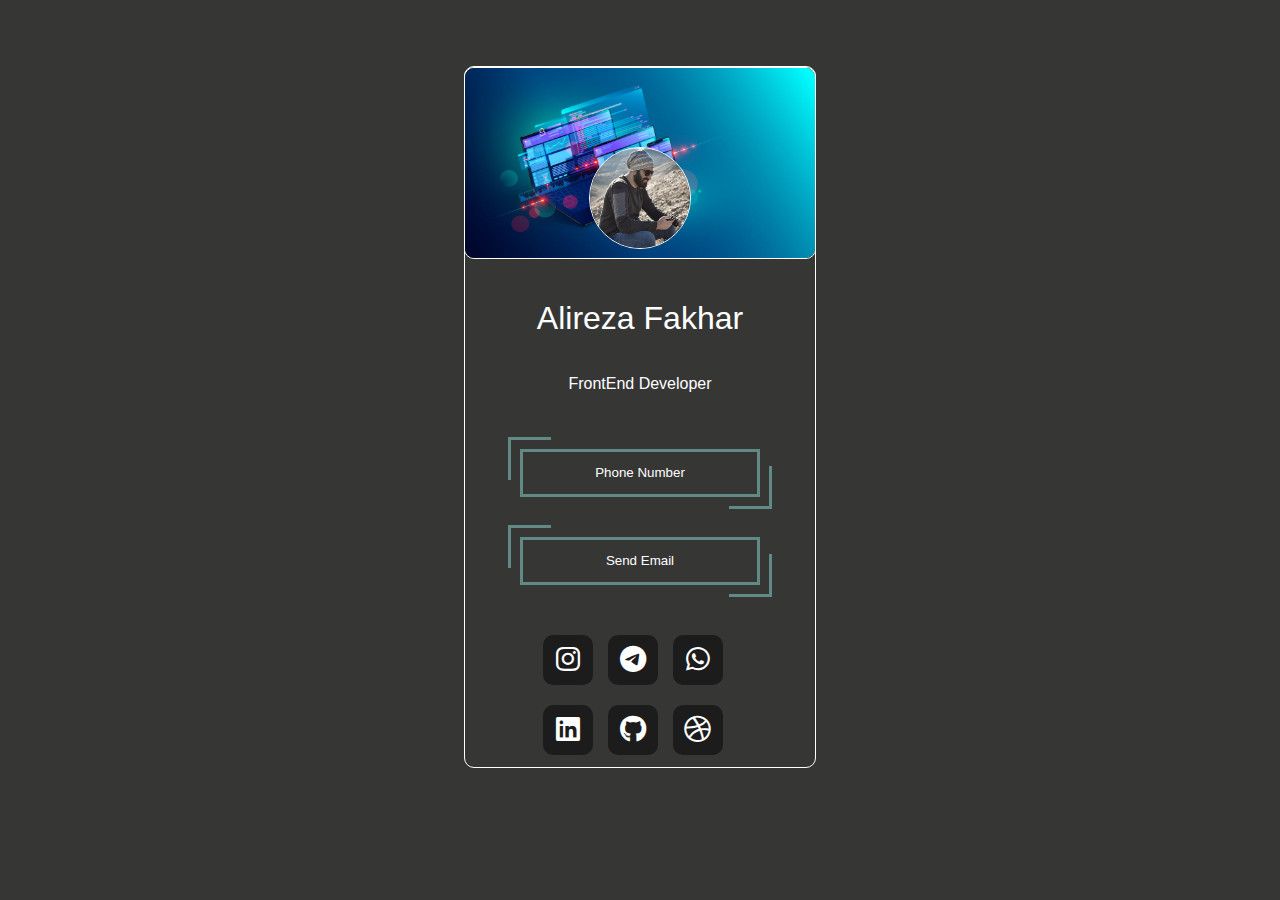
<file: index.html>
<!DOCTYPE html>
<html lang="en">
  <head>
    <meta charset="UTF-8" />
    <meta http-equiv="X-UA-Compatible" content="IE=edge" />
    <meta name="viewport" content="width=device-width, initial-scale=1.0" />
    <link rel="stylesheet" href="./style.css" />
    <link rel="stylesheet" href="https://cdnjs.cloudflare.com/ajax/libs/font-awesome/6.1.1/css/all.min.css"/>
    <title>AlirezaFakhar</title>
  </head>
   <body>
    <section class="container">
      <section class="img-container">
        <img
          src="./asset/image/web-development-1024x605.jpg"
          class="img-back"
          alt=""
        />
        <img
          src="./asset/image/2019_01_02_13_07_IMG_43211.jpg"
          class="img-profile"
          alt=""
        />
      </section>
      <section class="info-container">
        <h1>Alireza <span>Fakhar</span></h1>
        <p>FrontEnd <span>Developer</span></p>
      </section>
      <section class="bt-container">
        <button class="btn">
          <a href="tel:+989361924294">Phone Number</a>
        </button>
        <button class="btn">
          <a href="avatar_ali95@yahoo.com">Send Email</a>
        </button>
      </section>
      <section class="link-container">
        <section>
          <a href="https://www.instagram.com/alirezafakhar" class="link">
            <i class="fa-brands fa-instagram instagram"></i>
          </a>
          <a href="https://telegram.me/+989361924294" class="link">
            <i class="fa-brands fa-telegram telegram"></i>
          </a>
          <a href="https://wa.me/+989361924294" class="link">
            <i class="fa-brands fa-whatsapp whatsapp"></i>
          </a>
        </section>
        <section>
          <a href="" class="link-m1">
            <i class="fa-brands fa-linkedin linkedin"></i>
          </a>
          <a href="https://github.com/alirezaFAkhar" class="link-m1">
            <i class="fa-brands fa-github github"></i>
          </a>
          <a href="https://dribbble.com/AlirezaFakhar1995" class="link-m1">
            <i class="fa-brands fa-dribbble dribbble"></i>
          </a>
        </section>
      </section>
    </section>
  </body>
</html>
</file>
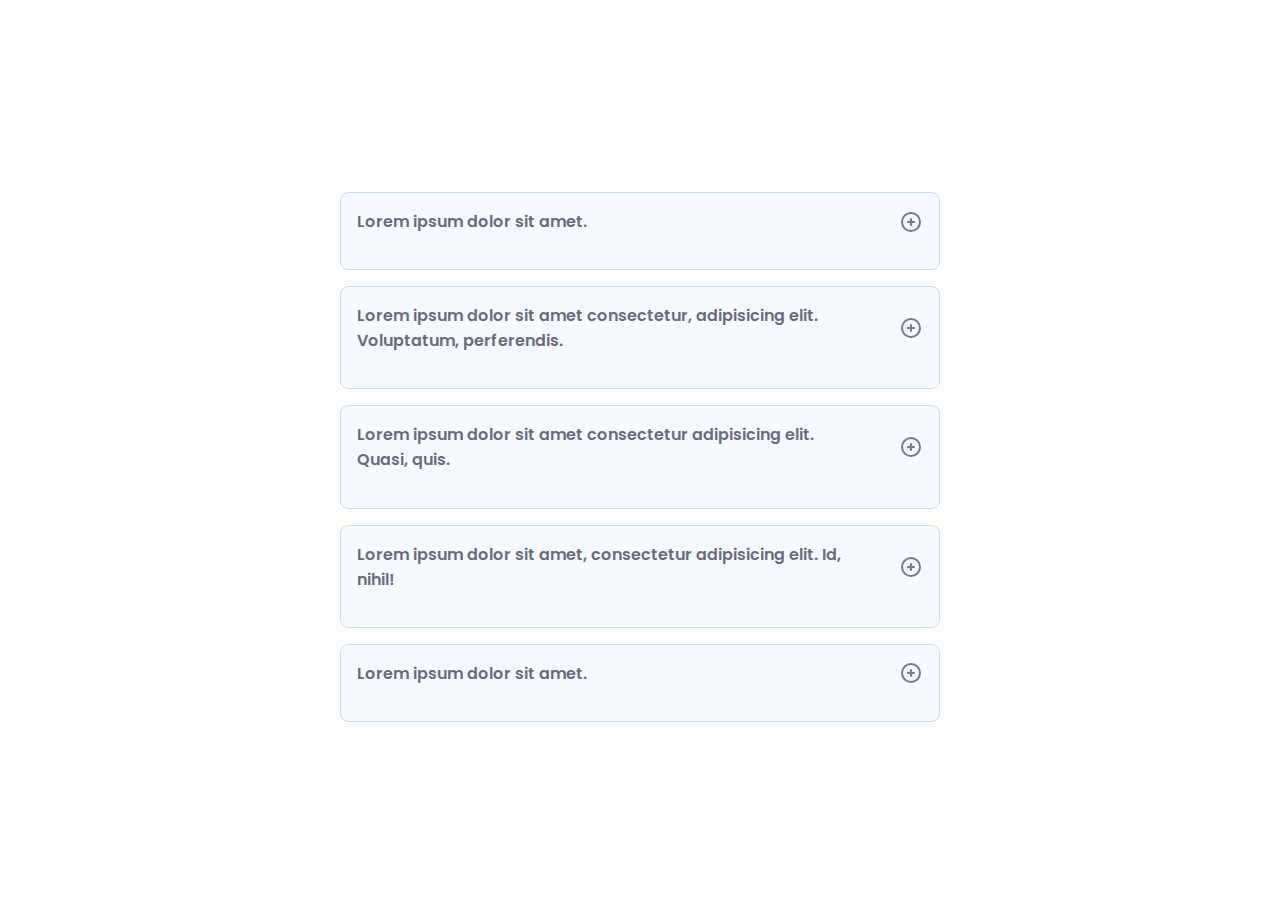
<file: accordion-01/index.html>
<!DOCTYPE html>
<html lang="en">
    <head>
        <meta charset="UTF-8">
        <title>Accordion 01</title>
        <meta name="viewport" content="width=device-width, initial-scale=1.0">
        <link rel="preconnect" href="https://fonts.googleapis.com">
        <link rel="preconnect" href="https://fonts.gstatic.com" crossorigin>
        <link
            href="https://fonts.googleapis.com/css2?family=Poppins&display=swap"
            rel="stylesheet"
            type='text/css'
        >
        <link rel="stylesheet" type="text/css" href="./assets/css/style.css">
    </head>
    <body>
      <div class="faq-container">
        <article>
          <section>
            <span class="faq-title">
              Lorem ipsum dolor sit amet.
            </span>
            <img src="assets/img/plus.svg" class="expand-icon" alt="Plus">
          </section>        
          <div class="faq-content" data-status="off">
            Lorem, ipsum dolor sit amet consectetur adipisicing elit. Laboriosam, minus!
          </div>
        </article>
        <article>
          <section>
            <span class="faq-title">
        Lorem ipsum dolor sit amet consectetur, adipisicing elit. Voluptatum, perferendis.
            </span>
            <img src="assets/img/plus.svg" class="expand-icon" alt="Plus">
          </section>        
          <div class="faq-content" data-status="off">
            Lorem ipsum dolor sit amet.
          </div>
        </article>
        <article>
          <section>
            <span class="faq-title">Lorem ipsum dolor sit amet consectetur adipisicing elit. Quasi, quis.</span>
            <img src="assets/img/plus.svg" class="expand-icon" alt="Plus">
          </section>        
          <div class="faq-content" data-status="off">Lorem ipsum dolor sit amet consectetur adipisicing elit. Ipsa minima a expedita enim amet corrupti sed molestiae veritatis tempora. Itaque consequatur incidunt quo corrupti quae nulla, iure officia possimus autem laudantium fugiat. Placeat non, esse quas aspernatur soluta delectus hic!</div>
        </article>
        <article>
          <section>
            <span class="faq-title">Lorem ipsum dolor sit amet, consectetur adipisicing elit. Id, nihil!</span>
            <img src="assets/img/plus.svg" class="expand-icon" alt="Plus">
          </section>        
          <div class="faq-content" data-status="off">Lorem ipsum dolor, sit amet consectetur adipisicing elit. Pariatur voluptatem doloribus odio dolorum minus incidunt rem, deleniti ullam excepturi sit.</div>
        </article>
        <article>
          <section>
            <span class="faq-title">Lorem ipsum dolor sit amet.</span>
            <img src="assets/img/plus.svg" class="expand-icon" alt="Plus">
          </section>        
          <div class="faq-content" data-status="off"> Lorem ipsum, dolor sit amet consectetur adipisicing elit. Nihil, eligendi!</div>
        </article>
      </div>
      <script src="./assets/script/script.js"></script>
    </body>
</html>
</file>
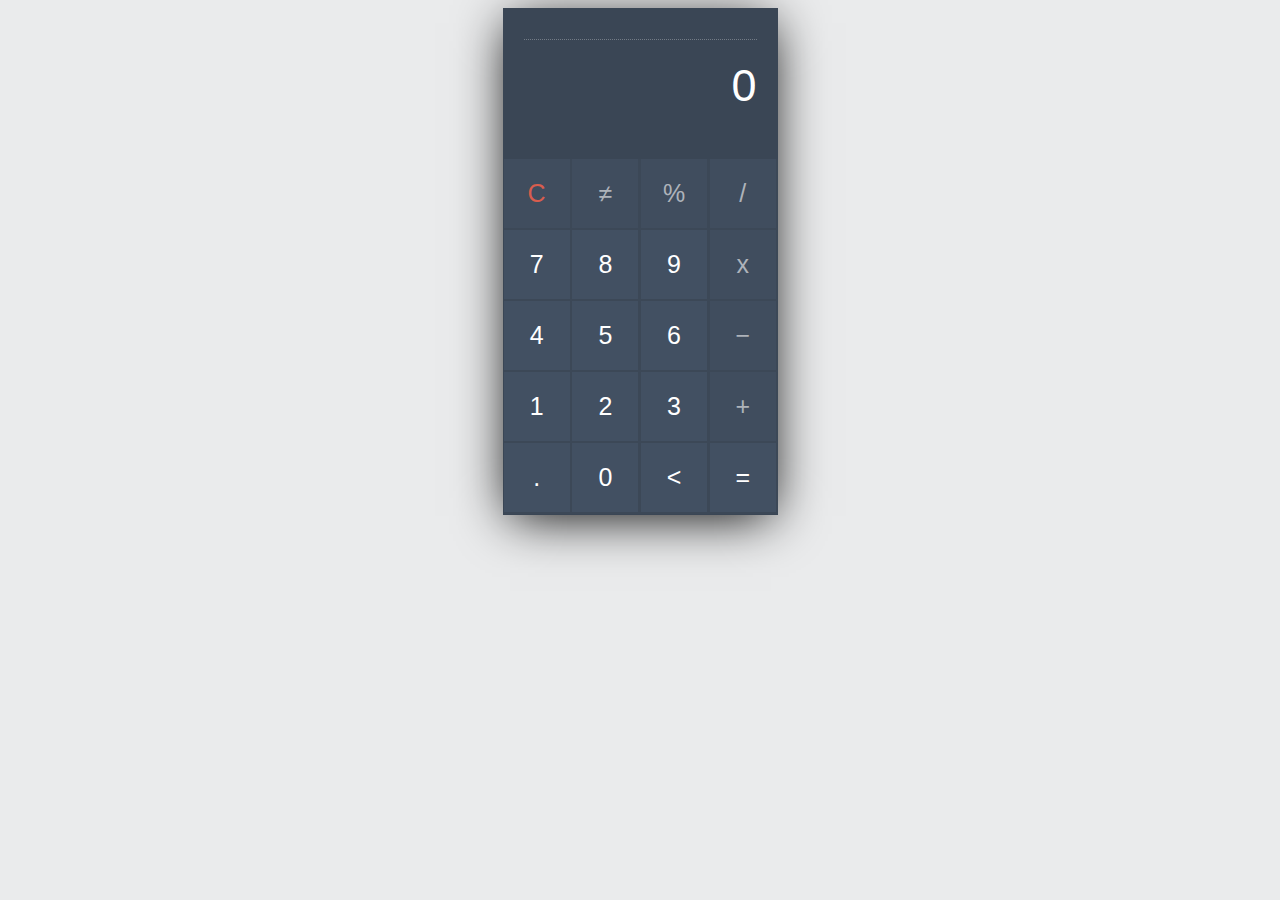
<file: calculetor/index.html>
<!DOCTYPE html>
<html lang="en">
<head>
    <meta charset="UTF-8">
    <meta name="viewport" content="width=device-width, initial-scale=1.0">
    <link rel="stylesheet" href="./assets/css/style.css">
    <title>Document</title>
</head>
<body>
    <div class="container">
        <div class="calc-body">
          <div class="calc-screen">
            <div class="calc-operation"></div>
            <div class="calc-typed" id="inputscreen">0</div>
          </div>
          <div class="calc-button-row">
            <div class="button c" onclick="Clear()">C</div>
            <div class="button l">≠</div>
            <div class="button l" onclick="calculator(this.innerText)">%</div>
            <div class="button l" onclick="calculator(this.innerText)">/</div>
          </div>
          <div class="calc-button-row">
            <div class="button number" onclick="calculator(this.innerText)" >7</div>
            <div class="button number"onclick="calculator(this.innerText)">8</div>
            <div class="button number" onclick="calculator(this.innerText)">9</div>
            <div class="button l" onclick="calculator(this.innerText)">x</div>
          </div>
          <div class="calc-button-row">
            <div class="button number" onclick="calculator(this.innerText)">4</div>
            <div class="button number" onclick="calculator(this.innerText)">5</div>
            <div class="button number" onclick="calculator(this.innerText)">6</div>
            <div class="button l" onclick="calculator(this.innerText)">−</div> 
          </div>
          <div class="calc-button-row">
            <div class="button number" onclick="calculator(this.innerText)">1</div>
            <div class="button number" onclick="calculator(this.innerText)">2</div>
            <div class="button number" onclick="calculator(this.innerText)">3</div>
            <div class="button number l "  onclick="calculator(this.innerText)">+</div>
          </div>
          <div class="calc-button-row">
            <div class="button number"onclick="calculator(this.innerText)" >.</div>
            <div class="button number" onclick="calculator(this.innerText)">0</div>
            <div class="button"><
              </div> 
                <div class="button result"  onclick="calculator(this.innerText)">=</div>
            </div>
          </div>
        </div>
    <script src="./assets/script/script.js"></script>
</body>
</html>
</file>
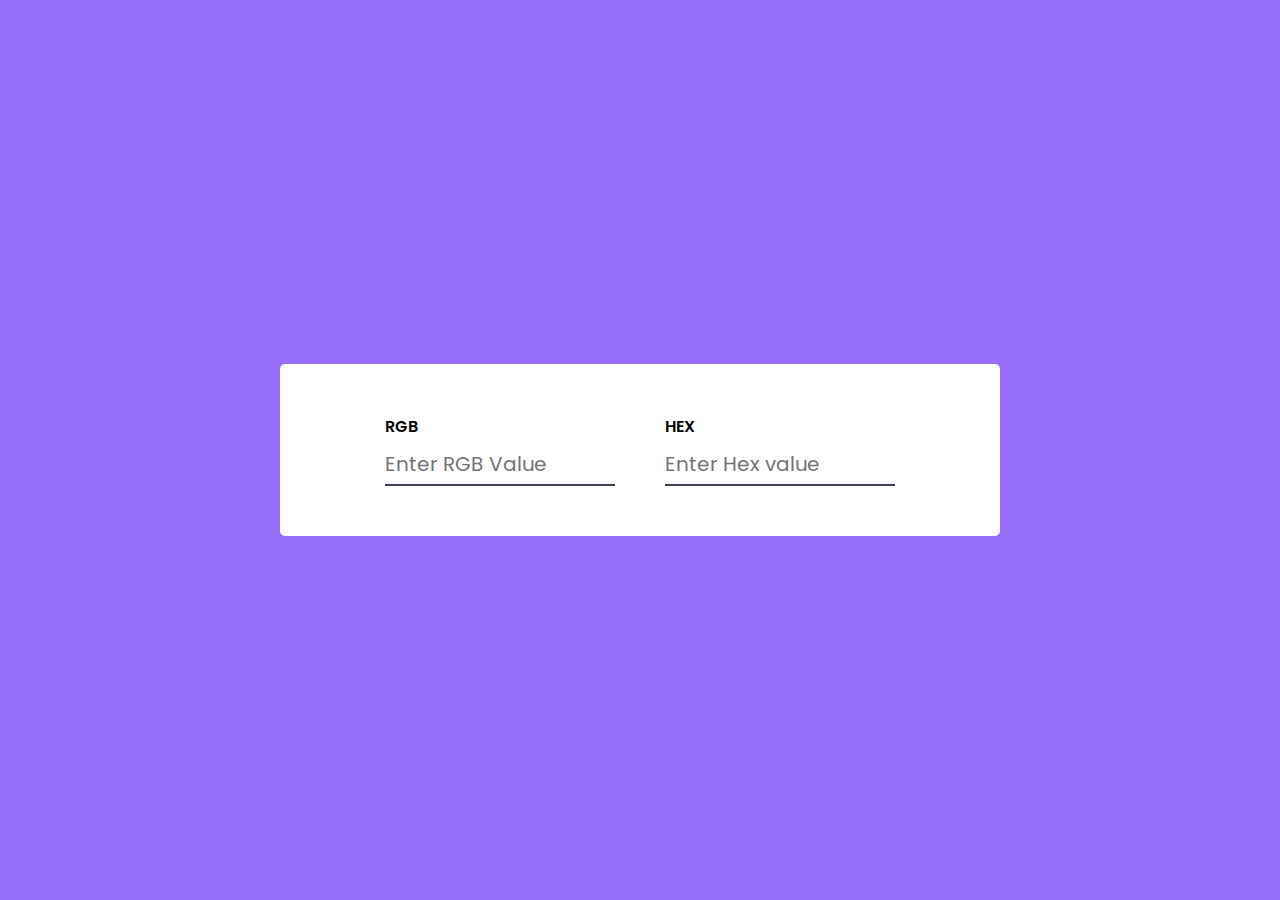
<file: Convert-RGB-to-HEX/index.html>
<!DOCTYPE html>
<html lang="en">
  <head>
    <meta charset="UTF-8" />
    <meta http-equiv="X-UA-Compatible" content="IE=edge" />
    <meta name="viewport" content="width=device-width, initial-scale=1.0" />
    <link
      href="https://fonts.googleapis.com/css2?family=Poppins:wght@400;600&display=swap"
      rel="stylesheet"
    />
    <link rel="stylesheet" href="./asset/css/style.css" />
    <title>RGB-Hex Converter</title>
  </head>
  <body>
    <div class="container">
      <div class="wrapper">
        <label for="rgb">RGB</label>
        <input
          type="text"
          id="rgb"
          oninput="toHex()"
          placeholder="Enter RGB Value"
        />
      </div>
      <div class="wrapper">
        <label for="hex">HEX</label>
        <input
          type="text"
          id="hex"
          oninput="toRgb()"
          placeholder="Enter Hex value"
        />
      </div>
    </div>
    <script src="./asset/javascript/script.js"></script>
  </body>
</html>
</file>
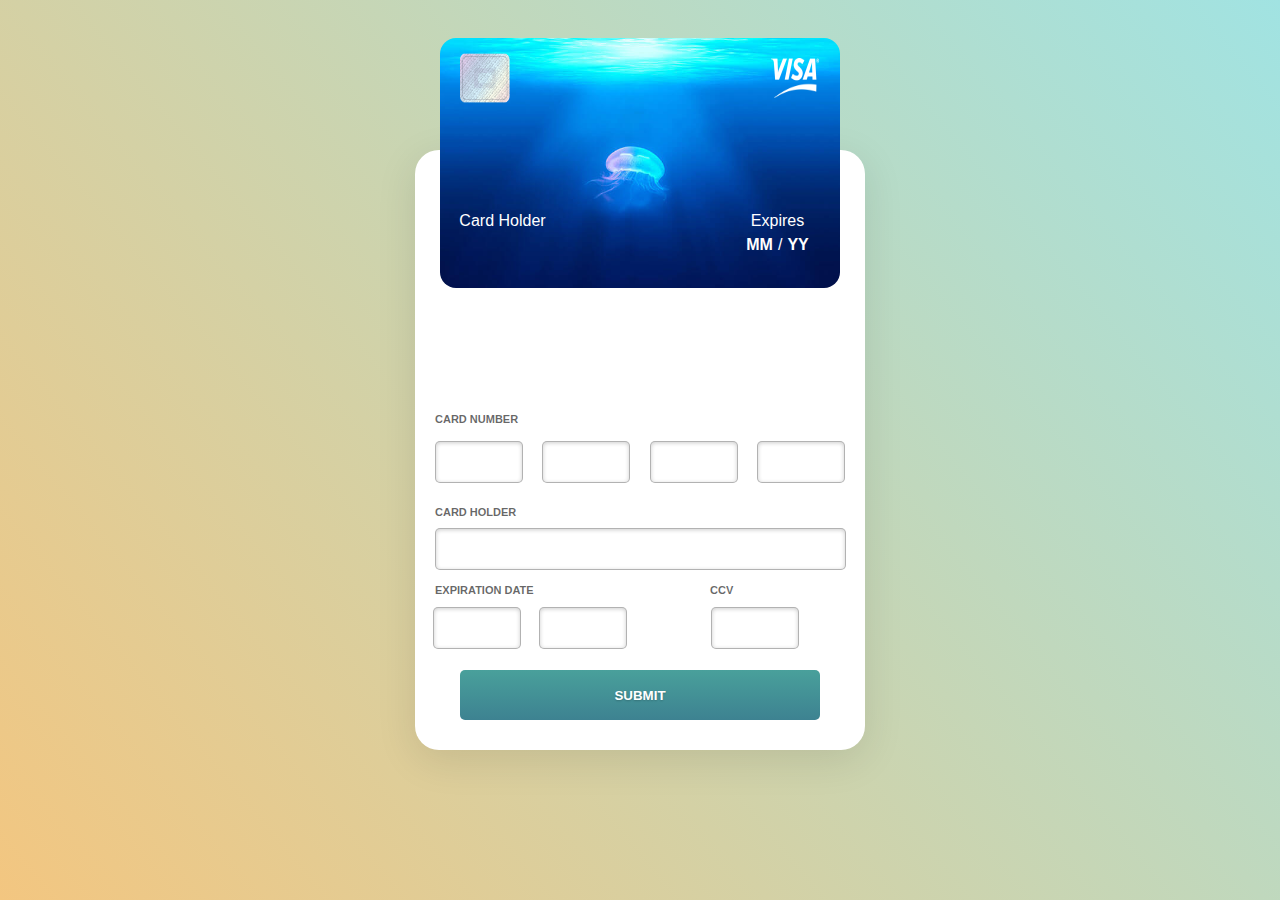
<file: creditcard/index.html>
<!DOCTYPE html>
<html lang="en">
  <head>
    <meta charset="UTF-8" />
    <meta name="viewport" content="width=device-width, initial-scale=1.0" />
    <link rel="stylesheet" href="./assets/css/style.css" />
    <title>Card</title>
  </head>
  <body>
    <div class="container">
      <div class="card">
        <div class="card-img">
          <div class="img">
            <div class="item-img">
              <img src="./assets/image/chip.png" class="chip-img" alt="chip" />
              <img src="./assets/image/visa.png" class="visa-img" alt="" />
            </div>
            <div class="number">
              <span class="num1"></span>
              <span class="num2"></span>
              <span class="num3"></span>
              <span class="num4"></span>
            </div>
            <div class="row3">
              <div class="col1">
                <p>Card Holder</p>
                <h4 id="cardholder"></h4>
              </div>
              <div class="col2">
                <p>Expires</p>
                <div class="expires">
                  <h4 id="expiresm">MM</h4>
                  <span class="dash">/</span>
                  <h4 id="expiresy">YY</h4>
                </div>
              </div>
            </div>
          </div>
        </div>
        <div class="item-card">
          <label for="">card number</label>
          <div class="input">
            <input class="input1" type="number" />
            <input class="input2" type="number" />
            <input class="input3" type="number" />
            <input class="input4" type="number" />
          </div>
        </div>
        <div class="card-holder">
          <label for="">card holder</label>
          <div class="input-item">
            <input class="name-holder" type="text" />
          </div>
        </div>
        <div class="item-row3">
          <div class="item-col1">
            <div class="input-row1">
              <label for="">EXPIRATION DATE</label>
              <div class="input-col1">
                <input class="input-m" type="number" />
                <input class="input-y" type="number" />
              </div>
            </div>
            <div class="item-row2">
              <label for="">CCV</label>
              <div class="input-col1">
                <input class="input-ccv" type="number" />
              </div>
            </div>
          </div>
        </div>
        <button class="submit" type="button">Submit</button>
      </div>
    </div>
    <script src="./assets/script/script.js"></script>
  </body>
</html>
</file>
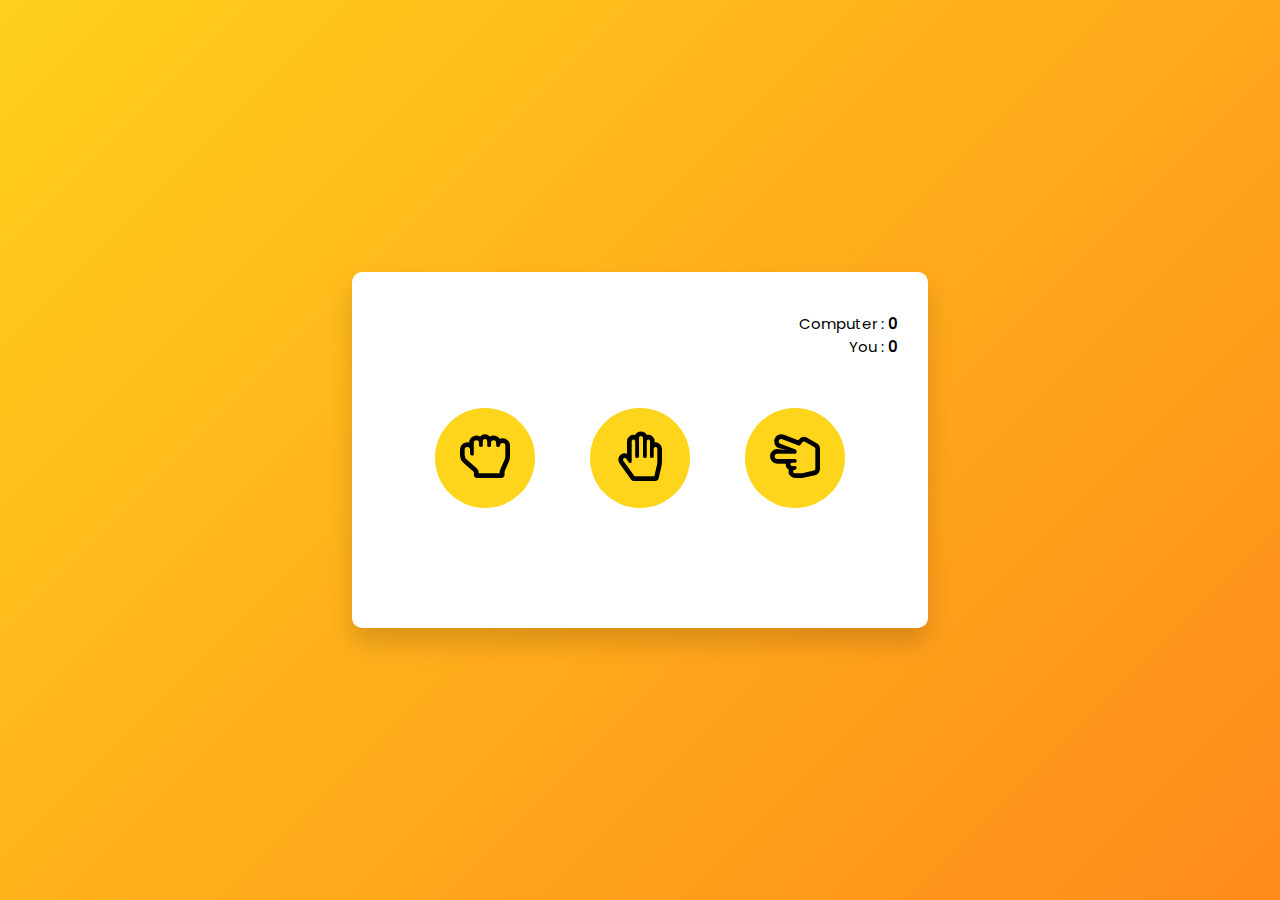
<file: GameRock/index.html>
<!DOCTYPE html>
<html lang="en">
  <head>
    <meta charset="UTF-8" />
    <meta http-equiv="X-UA-Compatible" content="IE=edge" />
    <meta name="viewport" content="width=device-width, initial-scale=1.0" />
    <link rel="stylesheet" href="./asset/css/style.css" />
    <link
      rel="stylesheet"
      href="https://cdnjs.cloudflare.com/ajax/libs/font-awesome/5.15.2/css/all.min.css"
    />
    <link rel="preconnect" href="https://fonts.gstatic.com" />
    <link
      href="https://fonts.googleapis.com/css2?family=Poppins:wght@400;600&display=swap"
      rel="stylesheet"
    />
    <title>Rock-paper-scissors</title>
  </head>
  <body>
    <div class="container">
      <div class="scores">
        <p>
          Computer :
          <span id="computer_score">0</span>
        </p>
        <p>
          You :
          <span id="user_score">0</span>
        </p>
      </div>
      <div class="weapons">
        <button onclick="checker('rock')">
          <i class="far fa-hand-rock"></i>
        </button>
        <button onclick="checker('paper')">
          <i class="far fa-hand-paper"></i>
        </button>
        <button onclick="checker('scissor')">
          <i class="far fa-hand-scissors"></i>
        </button>
      </div>
      <div class="details">
        <p id="user_choice"></p>
        <p id="comp_choice"></p>
        <p id="result"></p>
      </div>
    </div>
    <script src="./asset/javascript/script.js"></script>
  </body>
</html>
</file>
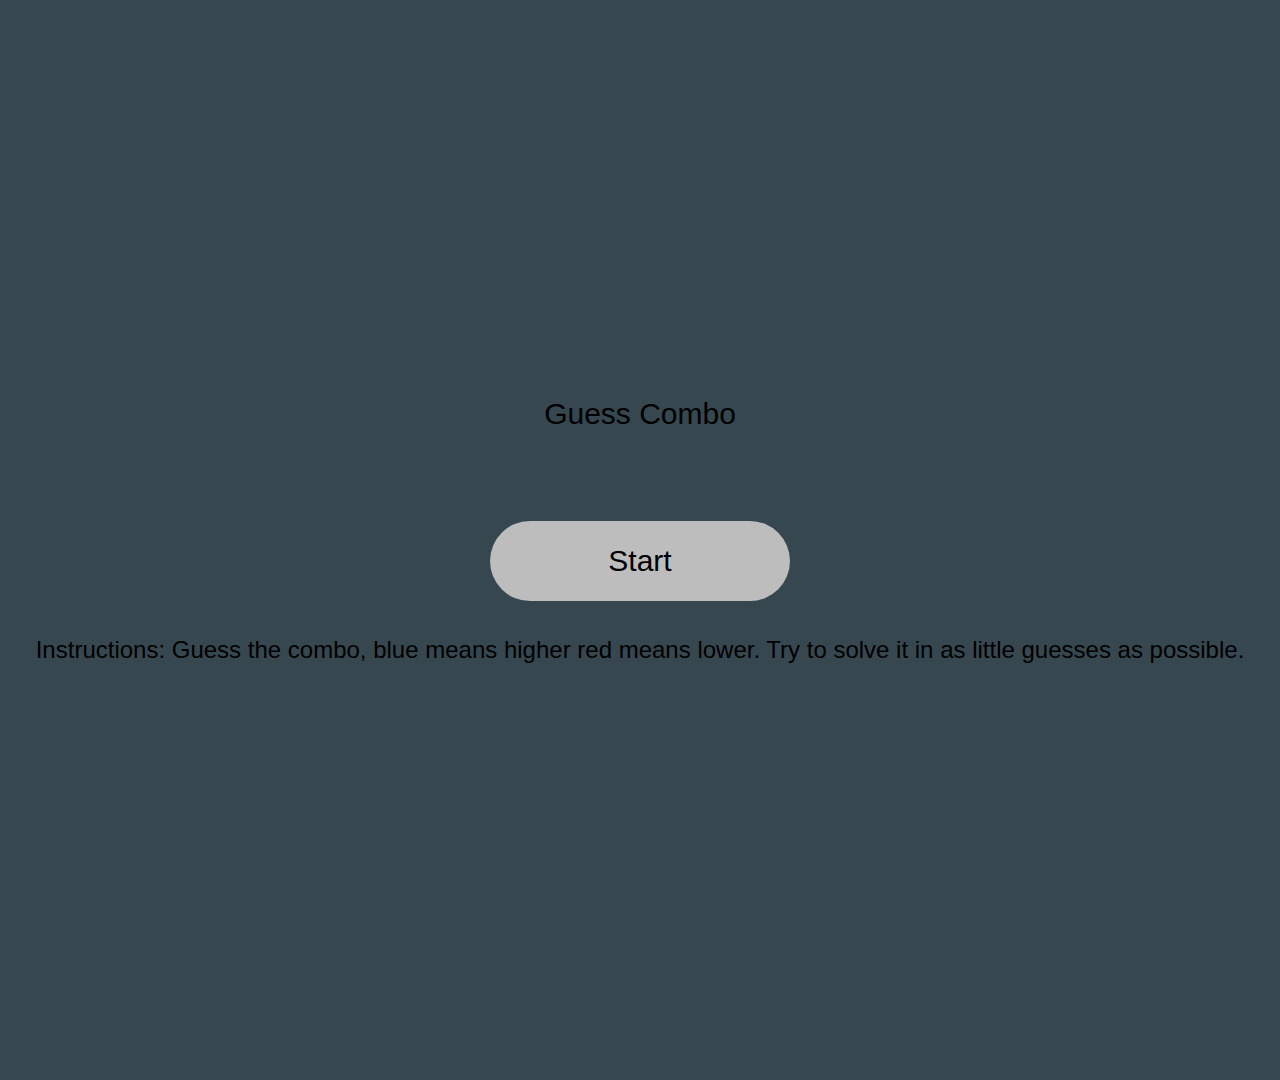
<file: GuessTheNumber/index.html>
<!DOCTYPE html>
<html lang="en">
  <head>
    <meta charset="UTF-8" />
    <meta http-equiv="X-UA-Compatible" content="IE=edge" />
    <meta name="viewport" content="width=device-width, initial-scale=1.0" />
    <title>Document</title>
    <link rel="stylesheet" href="./asset/css/style.css" />
  </head>
  <body>
    <div class="message">Guess Combo</div>
    <div class="game"></div>
    <button type="button">Start</button>
    <div>
      <p>
        Instructions: Guess the combo, blue means higher red means lower. Try to
        solve it in as little guesses as possible.
      </p>
    </div>
    <script src="./asset/javascript/script.js"></script>
  </body>
</html>
</file>
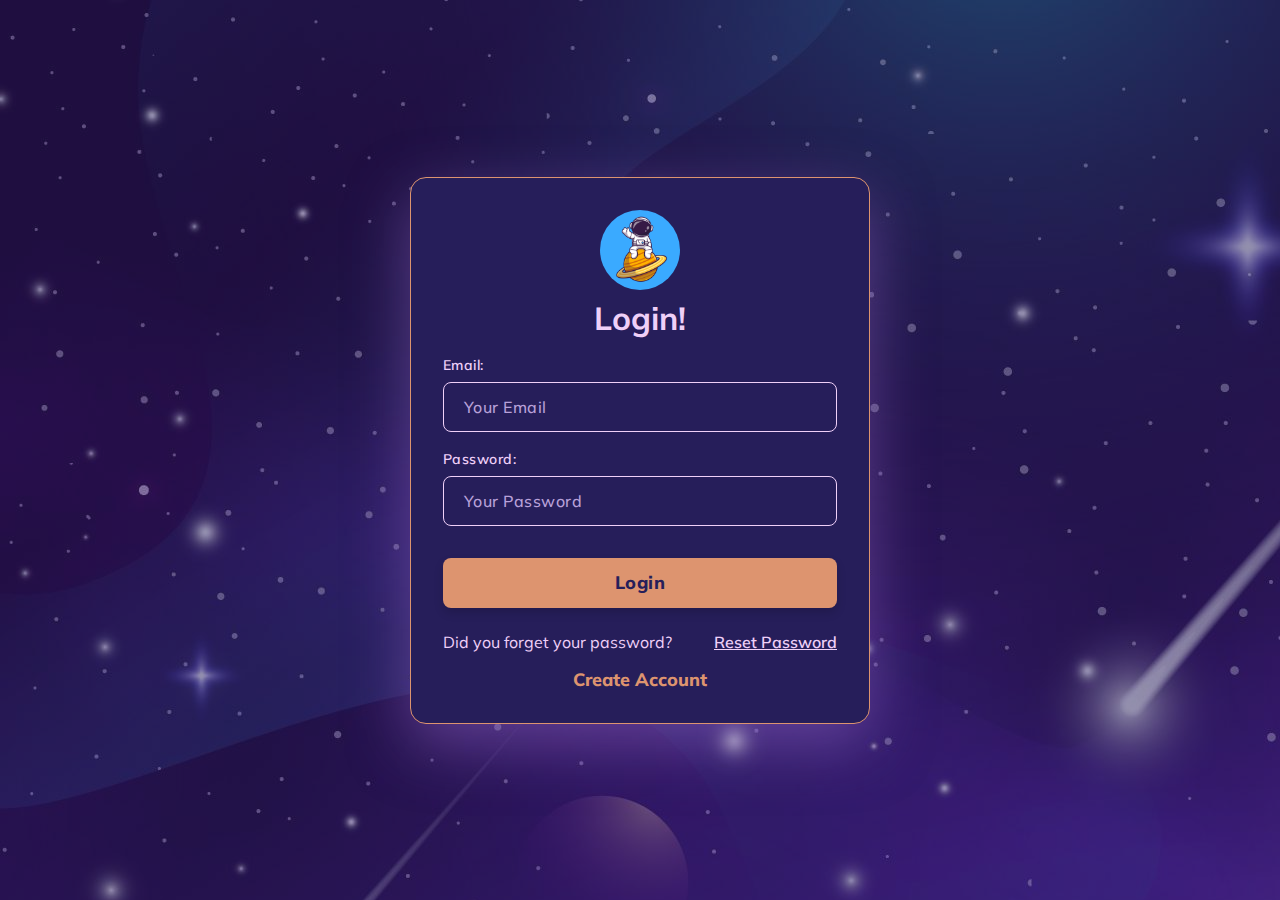
<file: login/index.html>
<!DOCTYPE html>
<html lang="en">
    <head>
        <meta charset="UTF-8">
        <title>Login 01</title>
        <meta name="viewport" content="width=device-width, initial-scale=1.0">
        <link rel="preconnect" href="https://fonts.googleapis.com">
        <link rel="preconnect" href="https://fonts.gstatic.com" crossorigin>
        <link
            href="https://fonts.googleapis.com/css2?family=Mulish&display=swap"
            rel="stylesheet"
        >
        <link rel="stylesheet" href="./assets/css/style.css">
    </head>
    <body>
        <div class="background"></div>
        <div class="centering">
            <form class="my-form" onsubmit="myForm(event)" name="signup">
                <div class="login-welcome-row">
                    <img
                        class="login-welcome"
                        src="./assets/image/astronaut.jpg"
                        alt="Astronaut"
                    >
                    <h1>Login!</h1>
                </div>
                <div class="text-field">
                    <label for="email">Email:</label>
                    <input
                        aria-label="Email"
                        type="text"
                        id="email"
                        name="email"
                        placeholder="Your Email"
                       
                    >
                  
                </div>
                <div class="text-field">
                    <label for="password">Password:</label>
                    <input
                        id="password"
                        type="password"
                        aria-label="Password"
                        name="password"
                        placeholder="Your Password"
                       
                    >
                  
                </div>
                <input type="submit" class="my-form__button" value="Login" >
                <div class="my-form__actions">
                    <div class="my-form__row">
                        <span>Did you forget your password?</span>
                        <a href="#" title="Reset Password">Reset Password</a>
                    </div>
                    <div class="my-form__signup">
                        <a href="#" title="Create Account">Create Account</a>
                    </div>
                </div>
            </form>
        </div>
        <script src="./assets/script/script.js"></script>
    </body>
</html>
</file>
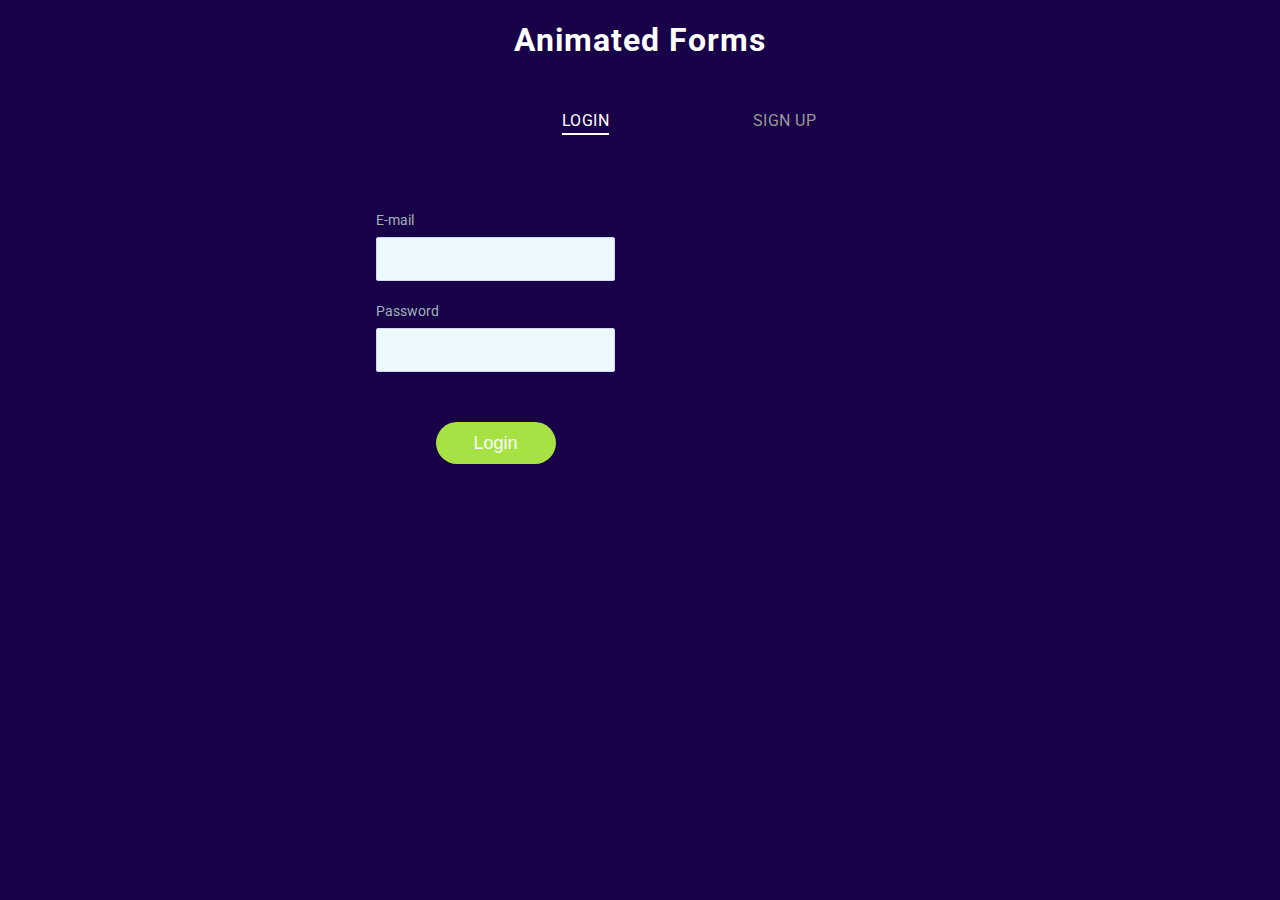
<file: LoginRegister/index.html>
<!DOCTYPE html>
<html lang="en">
  <head>
    <meta charset="UTF-8" />
    <meta http-equiv="X-UA-Compatible" content="IE=edge" />
    <meta name="viewport" content="width=device-width, initial-scale=1.0" />
    <link
      rel="stylesheet"
      href="https://fonts.googleapis.com/css?family=Roboto"
    />
    <link rel="stylesheet" href="./asset/css/style.css" />

    <title>Login And Register</title>
  </head>
  <body>
    <section class="forms-section">
      <h1 class="section-title">Animated Forms</h1>
      <div class="forms">
        <div class="form-wrapper is-active">
          <button type="button" class="switcher switcher-login">
            Login
            <span class="underline"></span>
          </button>
          <form class="form form-login">
            <fieldset>
              <legend>Please, enter your email and password for login.</legend>
              <div class="input-block">
                <label for="login-email">E-mail</label>
                <input id="login-email" type="email" required />
              </div>
              <div class="input-block">
                <label for="login-password">Password</label>
                <input id="login-password" type="password" required />
              </div>
            </fieldset>
            <button type="submit" class="btn-login">Login</button>
          </form>
        </div>
        <div class="form-wrapper">
          <button type="button" class="switcher switcher-signup">
            Sign Up
            <span class="underline"></span>
          </button>
          <form class="form form-signup">
            <fieldset>
              <legend>
                Please, enter your email, password and password confirmation for
                sign up.
              </legend>
              <div class="input-block">
                <label for="signup-email">E-mail</label>
                <input id="signup-email" type="email" required />
              </div>
              <div class="input-block">
                <label for="signup-password">Password</label>
                <input id="signup-password" type="password" required />
              </div>
              <div class="input-block">
                <label for="signup-password-confirm">Confirm password</label>
                <input id="signup-password-confirm" type="password" required />
              </div>
            </fieldset>
            <button type="submit" class="btn-signup">Continue</button>
          </form>
        </div>
      </div>
    </section>
    <script src="./asset/javascript/script.js"></script>
  </body>
</html>
</file>
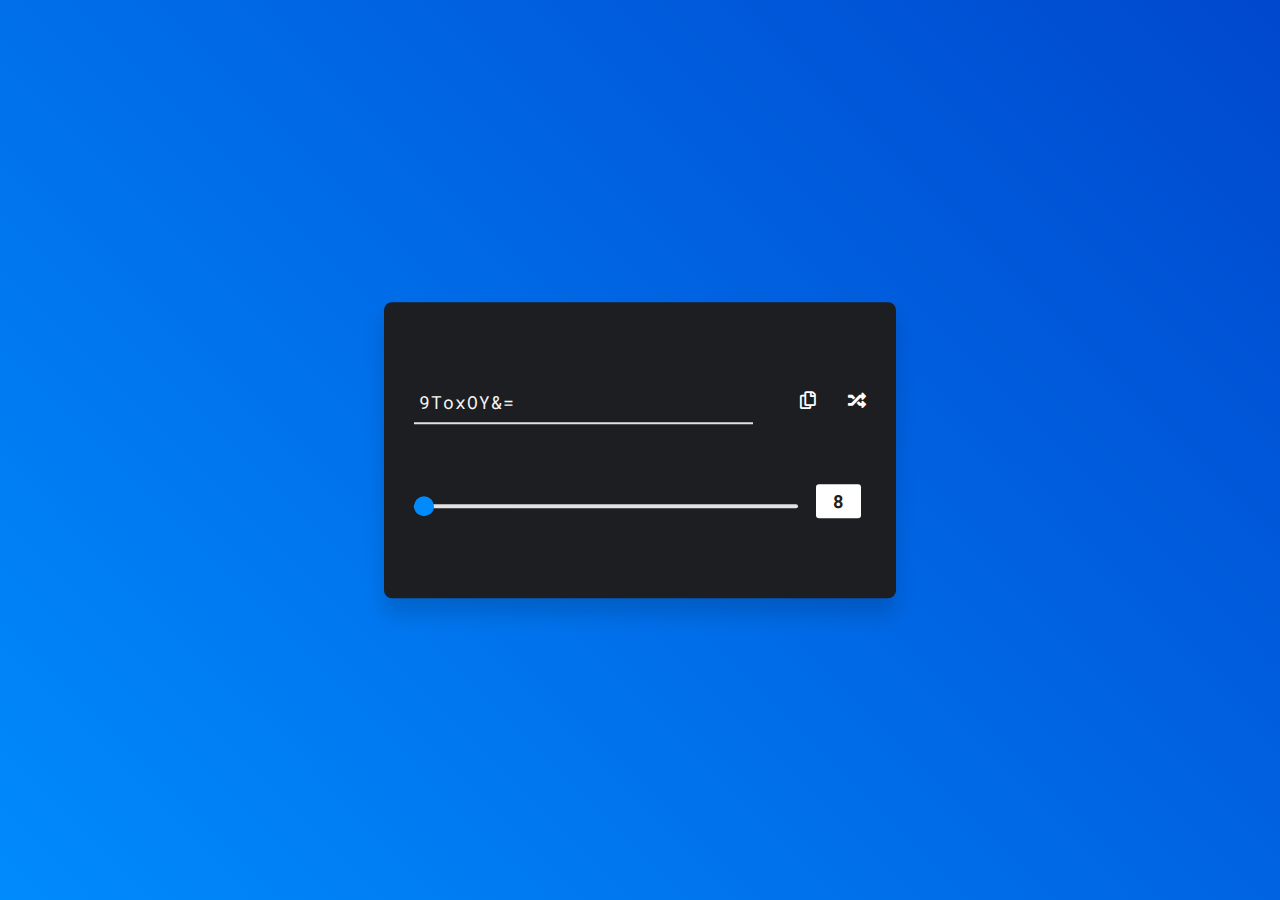
<file: Make-Password/index.html>
<!DOCTYPE html>
<html lang="en">
  <head>
    <meta charset="UTF-8" />
    <meta http-equiv="X-UA-Compatible" content="IE=edge" />
    <meta name="viewport" content="width=device-width, initial-scale=1.0" />
    <link
      rel="stylesheet"
      href="https://cdnjs.cloudflare.com/ajax/libs/font-awesome/5.15.2/css/all.min.css"
    />
    <link rel="preconnect" href="https://fonts.gstatic.com" />
    <link
      href="https://fonts.googleapis.com/css2?family=Roboto+Mono:wght@500&display=swap"
      rel="stylesheet"
    />
    <link rel="stylesheet" href="./asset/css/style.css" />
    <title>Make password Generator</title>
  </head>
  <body>
    <div class="container">
      <input type="text" id="output" />
      <button><i class="fas fa-random" onclick="genPassword()"></i></button>
      <button><i class="far fa-copy" onclick="copyClipboard()"></i></button>
      <input
        type="range"
        id="length"
        min="8"
        max="20"
        value="8"
        oninput="genPassword()"
      />
      <h3 id="length-val">8</h3>
    </div>
    <script src="./asset/javascript/script.js"></script>
  </body>
</html>
</file>
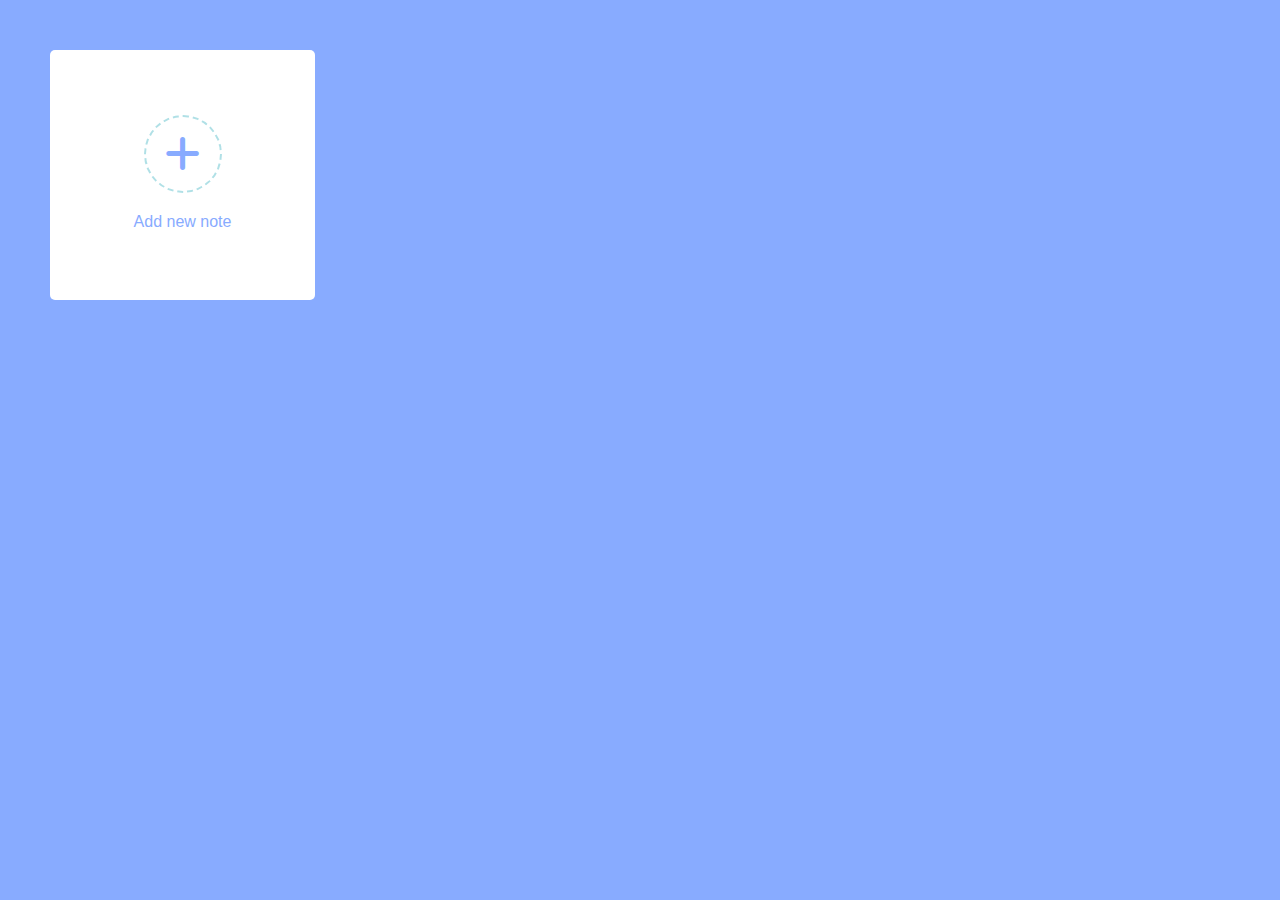
<file: NoteApp/index.html>
<!DOCTYPE html>
<html lang="en">
  <head>
    <meta charset="UTF-8" />
    <meta http-equiv="X-UA-Compatible" content="IE=edge" />
    <meta name="viewport" content="width=device-width, initial-scale=1.0" />
    <link rel="stylesheet" href="./asset/css/style.css" />
    <link
      rel="stylesheet"
      href="https://cdnjs.cloudflare.com/ajax/libs/font-awesome/6.1.1/css/all.min.css"
    />
    <title>Note App</title>
  </head>
  <body>
    <div class="popup-box">
      <div class="popup">
        <div class="content">
          <header>
            <p>Add a new note</p>
            <i class="fa-solid fa-xmark"></i>
          </header>
          <form action="#">
            <div class="row title">
              <label for="">Title</label>
              <input type="text" name="" id="" />
            </div>
            <div class="row description">
              <label for="">Description</label>
              <textarea></textarea>
            </div>
            <button>Add Note</button>
          </form>
        </div>
      </div>
    </div>
    <div class="wrapper">
      <li class="add-box">
        <div class="icon"><i class="fa-solid fa-plus"></i></div>
        <p>Add new note</p>
      </li>
    </div>
    <script src="./asset/javascript/script.js"></script>
  </body>
</html>
</file>
<file: style.css>
body {
  display: flex;
  justify-content: center;
  padding-top: 3rem;
  align-items: center;
  background: #363635;
  overflow: hidden;
}
.img-profile {
  width: 100px;
  height: 100px;
  text-align: center;
  border-radius: 50%;
  border: 0.5px solid white;
  position: absolute;
  z-index: 1000;
  bottom: 10px;
}
.img-back {
  width: 350px;
  height: 190px;
  border-radius: 10px;
  border: 0.5px solid white;
}
.info-container {
  color: white;
  display: flex;
  justify-content: center;
  align-items: center;
  text-align: center;
  flex-direction: column;
}
.info-container h1 {
  font-family: sans-serif;
  font-weight: lighter;
  cursor: pointer;
}
.info-container h1:hover span {
  color: #c19875;
  transition: color 0.5s;
}

.info-container p:hover span {
  color: #c19875;
  transition: color 0.5s;
}
.info-container p {
  font-family: sans-serif;
  font-weight: lighter;
  cursor: pointer;
}
.img-container {
  position: relative;
  margin-top: 0;
  left: 0;
  right: 0;
}
.container {
  display: flex;
  justify-content: space-between;
  align-items: center;
  flex-direction: column;
  border: 1px solid white;
  height: 700px;
  width: 350px;
  border-radius: 10px;
}
section {
  display: flex;
  justify-content: center;
  align-items: center;
  margin: 10px;
}
.link-container {
  display: flex;
  height: 150px;
  justify-content: flex-start;
  align-items: center;
  flex-direction: column;
}
.bt-container {
  display: flex;
  justify-content: center;
  align-items: center;
  flex-direction: column;
}
.bt-container .btn a {
  text-decoration: none;
  color: white;
  font-family: sans-serif;
  font-weight: lighter;
}

.link {
  text-decoration: none;
  color: #b7b7b7;
  width: 50px;
  height: 50px;
  margin-right: 15px;
  display: flex;
  justify-content: center;
  align-items: center;
  background: rgb(28, 28, 28);
  border-radius: 10px;
  position: relative;
  transition: 0.4s;
}
.link-m1 {
  text-decoration: none;
  color: #b7b7b7;
  margin-right: 15px;
  width: 50px;
  height: 50px;
  display: flex;
  justify-content: center;
  align-items: center;
  background: rgb(28, 28, 28);
  border-radius: 10px;
  position: relative;
  transition: 0.4s;
}
.link::before {
  content: " ";
  position: absolute;
  width: 100%;
  height: 100%;
  opacity: 0;
  background: #373737;
  border-radius: 10px;
  transition: opasity 0.2s;
}
.link-m1::before {
  content: " ";
  position: absolute;
  width: 100%;
  height: 100%;
  opacity: 0;
  background: #373737;
  border-radius: 10px;
  transition: opasity 0.2s;
}
.link:hover {
  transform: rotate(45deg);
}
.link-m1:hover {
  transform: rotate(45deg);
}
.link:hover::before {
  opacity: 0.4;
}
.link-m1:hover::before {
  opacity: 0.4;
}
.link:nth-child(1)::before {
  background: #c32aa3;
}
.link:nth-child(2)::before {
  background: #1da1f2;
}
.link:nth-child(3)::before {
  background: #25d366;
}
.link-m1:nth-child(1)::before {
  background: #0a66c2;
}
.link-m1:nth-child(2)::before {
  background: gray;
}
.link-m1:nth-child(3)::before {
  background: red;
}
.link:hover::before {
  transform: translate(-4px, -4px);
  filter: blur(10px);
}
.link-m1:hover::before {
  transform: translate(-4px, -4px);
  filter: blur(10px);
}
.link i {
  font-size: 1.7em;
  transition: all 0.4s;
  color: white;
  margin: 10px;
}
.link-m1 i {
  font-size: 1.7em;
  transition: all 0.4s;
  color: white;
  margin: 10px;
}
.link:hover i {
  color: #c8c8c8;
  transform: rotate(-45deg);
}
.link-m1:hover i {
  color: #c8c8c8;
  transform: rotate(-45deg);
}
.link:hover i.instagram {
  color: #c32aa3;
}
.link:hover i.telegram {
  color: #1da1f2;
}
.link:hover i.whatsapp {
  color: #25d366;
}
.link-m1:hover i.linkedin {
  color: #0a66c2;
}
.link-m1:hover i.github {
  color: gray;
}
.link-m1:hover i.dribbble {
  color: red;
}
.link-m1 {
  text-decoration: none;
}
.btn {
  height: 3rem;
  width: 15rem;
  border: 3px solid #618985;
  background: transparent;
  color: white;
  font-weight: bold;
  position: relative;
  cursor: pointer;
  transition: all 10s;
  margin: 20px;
}
.btn::before,
.btn::after {
  content: "";
  position: absolute;
  width: 40px;
  height: 40px;
  border: inherit;
  transition: 3px 0 0 3px;
}
.btn::before {
  left: -15px;
  top: -15px;
  border-width: 3px 0 0 3px;
}
.btn::after {
  right: -15px;
  bottom: -15px;
  border-width: 0 3px 3px 0;
}

.btn:hover::after,
.btn:hover::before {
  width: calc(100% + 27px);
  height: calc(100% + 27px);
  transition: all 0.4s;
}
</file>
<file: accordion-01/assets/css/style.css>
html {
	font-size: 16px;
	font-family: "Poppins";
}

body {
	background: white;
	height: 100%;
}

* {
  box-sizing: border-box;
}

.faq-container {
  display: flex;
  flex-direction: column;
  gap: 16px;
  margin-top: 12em;
  
}

article {
	font-size: 1rem;
	margin: 0 auto;
	width: 100%;
	background: #F6FAFF;
	border-radius: 8px;
	position: relative;
	max-width: 600px;
  border: 1px solid #C3DEFF;
  transition: all 0.3s ease-in-out;
}

article:hover {
  border: 1px solid #A4A1FF;
}


section {
  user-select: none;
  cursor: pointer;
  font-weight: 600;
  display: flex;
  list-style: none;
  padding: 1em;
  align-items: center;
}

section:hover .faq-title {
  opacity: 1;
}

section::-webkit-details-marker {
  display: none;
}

section:focus {
  outline: none;
}

section:hover .expand-icon {
  opacity: 1;
}

.faq-title {
  color: #1C2035;
  width: 90%;
  opacity: 0.65;
  transition: all 250ms ease-in-out;
  
}

.faq-content {
  color: #303651;
  padding: 0.2em 1em 1em 1em;
  font-weight: 300;
  line-height: 1.5;
opacity: 0;
transition: all 500ms ease-in-out;

}

.expand-icon {
  opacity: 0.65;
}

.expand-icon {
  pointer-events: none;
  position: absolute;
  right: 1em;
  transition: all 150ms ease-out;
}
</file>
<file: calculetor/assets/css/style.css>
* {
    box-sizing: border-box;
    font-family: 'Roboto', sans-serif;
  }
  
  body {
    background: #EAEBEC;
  }
  
  .container {
    width: 400px;
    margin: auto;
  }
  
  .calc-body {
    width: 275px;
    margin: auto;
    min-height: 400px;
    border: solid 1px #3A4655;
    box-shadow: 0 8px 50px -7px black;
  }
  
  .calc-screen {
    background: #3A4655;
    width: 100%;
    height: 150px;
    padding: 20px;
  }
  
  .calc-operation {
    text-align: right;
    color: #727B86;
    font-size: 21px;
    padding-bottom: 10px;
    border-bottom: dotted 1px;
  }
  
  .calc-typed {
    margin-top: 20px;
    font-size: 45px;
    text-align: right;
    color: #fff;
  }
  
  .calc-button-row {
    width: 100%;
    background: #3C4857;
  }
  
  .button {
    width: 25%;
    background: #425062;
    color: #fff;
    padding: 20px;
    display: inline-block;
    font-size: 25px;
    text-align: center;
    vertical-align: middle;
    margin-right: -4px;
    border-right: solid 2px #3C4857;
    border-bottom: solid 2px #3C4857;
    transition: all 0.2s ease-in-out;
  }
  
  .button.l {
    color: #AEB3BA;
    background: #404D5E;
  }
  
  .button.c {
    color: #D95D4E;
    background: #404D5E;
  }
  
  .button:hover {
    background: #E0B612;
    transform: rotate(5deg);
  }
  
  .button.c:hover,
  .button.l:hover {
    background: #E0B612;
    color: #fff;
  }
  
  .blink-me {
    color: #E0B612;
  }
</file>
<file: Convert-RGB-to-HEX/asset/css/style.css>
* {
  padding: 0;
  margin: 0;
  box-sizing: border-box;
  font-family: "Poppins", sans-serif;
}
body {
  width: 100%;
  background-color: #976efa;
}
.container {
  background-color: #ffff;
  width: 80vmin;
  min-width: 250px;
  display: flex;
  flex-wrap: wrap;
  align-items: center;
  justify-content: center;
  gap: 50px;
  position: absolute;
  transform: translate(-50%, -50%);
  top: 50%;
  left: 50%;
  padding: 50px 10px;
  border-radius: 5px;
}
.wrapper {
  width: 230px;
}
label {
  font-weight: 600;
}
input {
  width: 100%;
  padding: 5px 0;
  outline: none;
  border: none;
  border-bottom: 2px solid #404050;
  font-size: 20px;
  font-weight: 400;
  margin-top: 5px;
}
</file>
<file: creditcard/assets/css/style.css>
body {
  width: 100%;
  height: 100vh;
  background: linear-gradient(50deg, #f3c680, #a1e3e2);
  padding: 0;
  margin: 0;
  font-family: sans-serif;
}
.container {
  width: 100%;
  height: 100%;
  display: flex;
  justify-content: center;
  align-items: center;
  user-select: none;
}
.card {
  width: 450px;
  height: 600px;
  display: flex;
  flex-direction: column;
  align-items: center;
  border-radius: 24px;
  background-color: #ffff;
  box-shadow: 0 10px 40px rgba(0, 0, 0, 0.1);
}
.card-img {
  width: 100%;
  height: 250px;
  position: relative;
}
.img {
  width: 400px;
  height: 100%;
  position: absolute;
  top: -112px;
  left: 25px;
  overflow: hidden;
  border-radius: 16px;
  background-image: url(../image/14.jpeg);
  background-size: cover;
  display: flex;
  flex-wrap: wrap;
  user-select: none;
}

/* .img::after {
  content: "";
  position: absolute;
  top: 0;
  left: 0;
  width: 100%;
  height: 100%;
  background-color: rgba(0, 0, 0, 0.5);
  border: 16px;
  z-index: 100;
} */
.item-img {
  width: 90%;
  height: 80px;
  display: flex;
  align-items: center;
  justify-content: space-between;
  margin-left: 20px;
}
.chip-img {
  width: 50px;
  height: 50px;
}
.visa-img {
  width: 50px;
  height: 40px;
}
.number span {
  color: #ffff;
  font-size: 25px;
  height: 100%;
  display: flex;
  align-items: center;
  justify-content: center;
  width: 100%;
}
.number {
  width: 100%;
  height: 45px;
  align-items: center;
  margin: 0 25px;
  display: flex;
}
p {
  font-size: 16px;
  color: white;
  margin: 0;
  padding: 0;
}
.row3 {
  width: 100%;
  height: 60px;
  display: flex;
  align-items: center;
  justify-content: space-between;
}
.row3 .col1 {
  height: 100%;
  width: 125px;
  display: flex;
  flex-direction: column;
  align-items: center;
  justify-content: center;
}
.row3 .col2 {
  height: 100%;
  width: 125px;
  display: flex;
  flex-direction: column;
  align-items: center;
  justify-content: center;
}
h4 {
  color: #ffff;
  padding: 0;
  margin: 0;
}
.expires {
  width: 100%;
  height: 30px;
  display: flex;
  align-items: center;
  justify-content: center;
}
#cardholder {
  width: 100%;
  height: 30px;
  display: flex;
  align-items: center;
  justify-content: flex-start;
  margin-left: 20px;
}
.dash {
  color: #ffff;
  margin: 5px;
}
.item-card {
  width: 100%;
  height: 100px;
  display: flex;
  justify-content: space-evenly;
  flex-direction: column;
}
.item-card > label {
  margin-left: 20px;
  font-size: 11px;
  text-transform: uppercase;
  color: rgba(0, 0, 0, 0.6);
  font-weight: bold;
}
.input {
  width: 100%;
  height: 50px;

  display: flex;
  align-items: center;
  justify-content: space-evenly;
}
.input > input {
  width: 82px;
  height: 38px;
  border-radius: 5px;
  outline: none !important;
  color: #333333;
  border: 1px solid rgba(0, 0, 0, 0.3);
  box-shadow: inset 0 1px 4px rgba(0, 0, 0, 0.2);
  font-size: 15px;
}
.card-holder {
  width: 100%;
  height: 80px;
  display: flex;
  flex-direction: column;
  justify-content: space-evenly;
}
.card-holder > label {
  margin-left: 20px;
  font-size: 11px;
  text-transform: uppercase;
  color: rgba(0, 0, 0, 0.6);
  font-weight: bold;
}
.input-item {
  width: 100%;
  height: 50px;

  display: flex;
  align-items: center;
  justify-content: space-evenly;
}
.input-item > input {
  width: 90%;
  height: 38px;
  border-radius: 5px;
  outline: none !important;
  color: #333333;
  border: 1px solid rgba(0, 0, 0, 0.3);
  box-shadow: inset 0 1px 4px rgba(0, 0, 0, 0.2);
  font-size: 15px;
}
.item-row3 {
  width: 100%;
  height: 75px;
}
.item-col1 {
  width: 100%;
  height: 100%;
  display: flex;
  justify-content: space-evenly;
  align-items: center;
}
.input-row1 {
  width: 50%;
  height: 100%;
}
.input-row1 > label {
  margin-left: 20px;
  font-size: 11px;
  text-transform: uppercase;
  color: rgba(0, 0, 0, 0.6);
  font-weight: bold;
}
.input-col1 {
  width: 100%;
  height: 100%;
  display: flex;
  align-items: center;
  justify-content: space-evenly;
}
.input-col1 > select {
  width: 82px;
  height: 38px;
  border-radius: 5px;
  outline: none !important;
  color: #333333;
  border: 1px solid rgba(0, 0, 0, 0.3);
  box-shadow: inset 0 1px 4px rgba(0, 0, 0, 0.2);
  font-size: 15px;
  margin-bottom: 15px;
  margin-left: 5px;
}
.input-col1 > input {
  width: 82px;
  height: 38px;
  border-radius: 5px;
  outline: none !important;
  color: #333333;
  border: 1px solid rgba(0, 0, 0, 0.3);
  box-shadow: inset 0 1px 4px rgba(0, 0, 0, 0.2);
  font-size: 15px;
  margin-bottom: 15px;
  margin-left: 5px;
}
.item-row2 {
  width: 50%;
  height: 100%;
}
.item-row2 > label {
  margin-left: 70px;
  font-size: 11px;
  text-transform: uppercase;
  color: rgba(0, 0, 0, 0.6);
  font-weight: bold;
}
button {
  width: 80%;
  outline: none !important;
  background: linear-gradient(180deg, #49a09b, #3d8291);
  text-transform: uppercase;
  font-weight: bold;
  border: none;
  box-shadow: none;
  text-shadow: 0 1px 2px rgba(0, 0, 0, 0.2);
  margin-top: 15px;
  height: 50px;
  border-radius: 5px;
  color: #ffff;
}
</file>
<file: GameRock/asset/css/style.css>
*,
*:before,
*:after {
  padding: 0;
  margin: 0;
  box-sizing: border-box;
}
body {
  height: 100vh;
  background: linear-gradient(135deg, #ffcf1b, #ff8b1b);
}
.container {
  width: 45%;
  min-width: 500px;
  background-color: #ffffff;
  padding: 40px 30px;
  position: absolute;
  transform: translate(-50%, -50%);
  top: 50%;
  left: 50%;
  border-radius: 10px;
  box-shadow: 0 15px 25px rgba(0, 0, 0, 0.15);
}
.scores {
  margin-bottom: 50px;
  text-align: right;
}
.weapons {
  width: 90%;
  margin: auto;
  display: flex;
  justify-content: space-around;
}
.weapons button {
  background-color: #ffd51b;
  color: #000000;
  border: none;
  font-size: 50px;
  height: 100px;
  width: 100px;
  border-radius: 50%;
  outline: none;
  cursor: pointer;
}
.details {
  margin-top: 30px;
  text-align: center;
}
.scores,
.details {
  font-family: "Poppins", sans-serif;
  font-weight: 400;
  font-size: 15px;
}
#result {
  width: 180px;
  padding: 10px 0;
  margin: 30px auto;
  font-weight: 600;
  letter-spacing: 0.5px;
}
#user_choice,
#computer_choice {
  font-weight: 400;
  margin-bottom: 10px;
}
span {
  font-weight: 600;
}
</file>
<file: GuessTheNumber/asset/css/style.css>
.numb {
  font-size: 50px;
  padding: 40px;
  border: none;
  border-bottom: 1px solid black;
  border-radius: 25px;
  margin: 5px;
  outline: none;
}
button {
  margin-bottom: 15px;
  margin-top: 10px;
  width: 300px;
  height: 80px;
  outline: none;
  border: none;
  appearance: none;
  border-radius: 46px;
  background: #bdbdbd;
}
p {
  font-size: 0.8em;
  font-family: sans-serif;
  margin: 20px;
}
* {
  margin: 0;
  padding: 0;
  font-size: 30px;
  font-weight: 400;
  font-family: Arial, Helvetica, sans-serif;
}
body {
  background: #37474f;
  background-repeat: no-repeat;
  width: 100%;
  min-height: 1080px;
  display: flex;
  justify-content: center;
  align-items: center;
  flex-direction: column;
  overflow: hidden;
}
.game {
  padding: 40px;
}
</file>
<file: login/assets/css/style.css>
@import url('https://fonts.googleapis.com/css2?family=Mulish&display=swap');

:root {
    --primary: #DD946F ;
    --primary-hover: #CD7D7C;                
    --secondary: #EFD0F8;
    --secondary-hover: #B8A1D9;
    --aura: #9265CA80;
    --background: #261E5A;
}
* {
    margin: 0;
    padding: 0;
    box-sizing: border-box;
    background-color: var(--background);
    font-family: Mulish;
}

h1 {
    color: var(--secondary);
}

.background {
    content: "";
    position: absolute;
    height: 100vh;
    width: 100vw;
    display: grid;
    place-items: center;
    background-image: url(../image/universe.jpg);
    /* https://www.freepik.com/free-vector/gradient
       -galaxy-background_14658088.htm optimize in prod*/
    opacity: 0.5;
    background-size: 100%;
    background-repeat: no-repeat;
    background-size: auto;

}

.centering {
    display: flex;
    justify-content: center;
    align-items: center;
    height: 100vh;
    width: 100vw;
}

.my-form {
    display: flex;
    flex-direction: column;
    position: relative;
    gap: 16px;
    background-color: var(--background);
    border: 1px solid var(--primary);
    border-radius: 16px;
    box-shadow: 0 20px 60px var(--aura);
    min-width: 280px;
    max-width: 460px;
    width: 100%;
    padding: 32px;
}

.login-welcome {
    height: 80px;
    width: 80px;
    border-radius: 50%;
    object-fit: cover;
}

.login-welcome-row {
    display: flex;
    width: 100%;
    justify-content: center;
    align-items: center;
    flex-direction: column;
    gap: 8px;
}

.my-form__button {
    background-color: var(--primary);
    color: var(--background);
    white-space: nowrap;
    border: none;
    display: flex;
    justify-content: center;
    align-items: center;
    margin-top: 16px;
    line-height: 50px;
    outline: none;
    font-size: 18px;
    letter-spacing: .025em;
    text-decoration: none;
    cursor: pointer;
    font-weight: 800;
    min-height: 50px;
    width: 100%;
    border-radius: 8px;
    box-shadow: 0 5px 10px rgba(0,0,0,.15);
    transition: all .3s ease;
    -webkit-transition: all .3s ease;
}

.text-field input {
    color: var(--secondary);
    font-size: 16px;
    font-weight: 500;
    max-width: 100%;
    width: 100%;
    border: 1px solid var(--secondary);
    height: 50px;
    letter-spacing: .03rem;
    background-color: transparent;
    outline: none;
    transition: .25s;
    border-radius: 8px;
    text-indent: 20px;
    margin-top: 8px;
}


.my-form__button:hover {
    background-color: var(--primary-hover);
}

.text-field {
    position: relative;
}

.text-field input::-webkit-input-placeholder { /* Edge */
    color: var(--secondary-hover);
}

.text-field img {
    position: absolute;
    right: -2px;
    bottom: -4px;
    width: 30px;
    height: 30px;
    transform: translate(-50%,-50%);
    transform-origin: center;
}

.text-field input:focus {
    border: 1px solid var(--primary);
}

.text-field label {
    color: var(--secondary);
    font-size: 14px;
    font-weight: 600;
    letter-spacing: .03rem;
    z-index: 10;
}

.input-icon {
    position: absolute;
    bottom: 0;
    top: 55%;
    right: 8px;
    transform: translate(-50%, -50%);
    transform-origin: center;
}

.my-form__actions {
    display: flex;
    flex-direction: column;
    color: var(--secondary);
    gap: 16px;
    margin-top: 8px;
}

.my-form__actions a {
    color: var(--secondary);
    font-weight: 600;
}

.my-form__actions a:hover {
    color: #a7a2cb;               
}

.my-form__row {
    display: flex;
    justify-content: space-between;
}

.my-form__signup {
    display: flex;
    justify-content: center;
}

.my-form__signup a {
    color: var(--primary);
    font-weight: 800;
    text-decoration: none;
    font-size: 18px;
}

.my-form__signup a:hover {
    color: var(--primary-hover);
}
</file>
<file: LoginRegister/asset/css/style.css>
*,
*::before,
*::after {
  box-sizing: border-box;
}

body {
  margin: 0;
  font-family: Roboto, -apple-system, "Helvetica Neue", "Segoe UI", Arial,
    sans-serif;
  background: #180148;
}

.forms-section {
  display: flex;
  flex-direction: column;
  justify-content: center;
  align-items: center;
}

.section-title {
  font-size: 32px;
  letter-spacing: 1px;
  color: #fff;
}

.forms {
  display: flex;
  align-items: flex-start;
  margin-top: 30px;
}

.form-wrapper {
  animation: hideLayer 0.3s ease-out forwards;
}

.form-wrapper.is-active {
  animation: showLayer 0.3s ease-in forwards;
}

@keyframes showLayer {
  50% {
    z-index: 1;
  }
  100% {
    z-index: 1;
  }
}

@keyframes hideLayer {
  0% {
    z-index: 1;
  }
  49.999% {
    z-index: 1;
  }
}

.switcher {
  position: relative;
  cursor: pointer;
  display: block;
  margin-right: auto;
  margin-left: auto;
  padding: 0;
  text-transform: uppercase;
  font-family: inherit;
  font-size: 16px;
  letter-spacing: 0.5px;
  color: #999;
  background-color: transparent;
  border: none;
  outline: none;
  transform: translateX(0);
  transition: all 0.3s ease-out;
}

.form-wrapper.is-active .switcher-login {
  color: #fff;
  transform: translateX(90px);
}

.form-wrapper.is-active .switcher-signup {
  color: #fff;
  transform: translateX(-90px);
}

.underline {
  position: absolute;
  bottom: -5px;
  left: 0;
  overflow: hidden;
  pointer-events: none;
  width: 100%;
  height: 2px;
}

.underline::before {
  content: "";
  position: absolute;
  top: 0;
  left: inherit;
  display: block;
  width: inherit;
  height: inherit;
  background-color: currentColor;
  transition: transform 0.2s ease-out;
}

.switcher-login .underline::before {
  transform: translateX(101%);
}

.switcher-signup .underline::before {
  transform: translateX(-101%);
}

.form-wrapper.is-active .underline::before {
  transform: translateX(0);
}

.form {
  overflow: hidden;
  min-width: 260px;
  margin-top: 50px;
  padding: 30px 25px;
  border-radius: 5px;
  transform-origin: top;
}

.form-login {
  animation: hideLogin 0.3s ease-out forwards;
}

.form-wrapper.is-active .form-login {
  animation: showLogin 0.3s ease-in forwards;
}

@keyframes showLogin {
  0% {
    background: #d7e7f1;
    transform: translate(40%, 10px);
  }
  50% {
    transform: translate(0, 0);
  }
  100% {
    background-color: #fff;
    transform: translate(35%, -20px);
  }
}

@keyframes hideLogin {
  0% {
    background-color: #fff;
    transform: translate(35%, -20px);
  }
  50% {
    transform: translate(0, 0);
  }
  100% {
    background: #d7e7f1;
    transform: translate(40%, 10px);
  }
}

.form-signup {
  animation: hideSignup 0.3s ease-out forwards;
}

.form-wrapper.is-active .form-signup {
  animation: showSignup 0.3s ease-in forwards;
}

@keyframes showSignup {
  0% {
    background: #d7e7f1;
    transform: translate(-40%, 10px) scaleY(0.8);
  }
  50% {
    transform: translate(0, 0) scaleY(0.8);
  }
  100% {
    background-color: #fff;
    transform: translate(-35%, -20px) scaleY(1);
  }
}

@keyframes hideSignup {
  0% {
    background-color: #fff;
    transform: translate(-35%, -20px) scaleY(1);
  }
  50% {
    transform: translate(0, 0) scaleY(0.8);
  }
  100% {
    background: #d7e7f1;
    transform: translate(-40%, 10px) scaleY(0.8);
  }
}

.form fieldset {
  position: relative;
  opacity: 0;
  margin: 0;
  padding: 0;
  border: 0;
  transition: all 0.3s ease-out;
}

.form-login fieldset {
  transform: translateX(-50%);
}

.form-signup fieldset {
  transform: translateX(50%);
}

.form-wrapper.is-active fieldset {
  opacity: 1;
  transform: translateX(0);
  transition: opacity 0.4s ease-in, transform 0.35s ease-in;
}

.form legend {
  position: absolute;
  overflow: hidden;
  width: 1px;
  height: 1px;
  clip: rect(0 0 0 0);
}

.input-block {
  margin-bottom: 20px;
}

.input-block label {
  font-size: 14px;
  color: #a1b4b4;
}

.input-block input {
  display: block;
  width: 100%;
  margin-top: 8px;
  padding-right: 15px;
  padding-left: 15px;
  font-size: 16px;
  line-height: 40px;
  color: #3b4465;
  background: #eef9fe;
  border: 1px solid #cddbef;
  border-radius: 2px;
}

.form [type="submit"] {
  opacity: 0;
  display: block;
  min-width: 120px;
  margin: 30px auto 10px;
  font-size: 18px;
  line-height: 40px;
  border-radius: 25px;
  border: none;
  transition: all 0.3s ease-out;
}

.form-wrapper.is-active .form [type="submit"] {
  opacity: 1;
  transform: translateX(0);
  transition: all 0.4s ease-in;
}

.btn-login {
  color: #fbfdff;
  background: #a7e245;
  transform: translateX(-30%);
}

.btn-signup {
  color: #a7e245;
  background: #fbfdff;
  box-shadow: inset 0 0 0 2px #a7e245;
  transform: translateX(30%);
}
</file>
<file: Make-Password/asset/css/style.css>
*,
*:before,
*:after {
  padding: 0;
  margin: 0;
  box-sizing: border-box;
  outline: none;
}
body {
  height: 100vh;
  background: linear-gradient(-135deg, #0048ce, #008bfd);
}
.container {
  width: 40%;
  min-width: 450px;
  background-color: #1c1e21;
  padding: 80px 30px;
  position: absolute;
  transform: translate(-50%, -50%);
  top: 50%;
  left: 50%;
  border-radius: 8px;
  box-shadow: 0 15px 20px rgba(0, 0, 0, 0.15);
}
#output {
  background-color: transparent;
  border: none;
  border-bottom: 2px solid #e2e2e2;
  width: 75%;
  height: 35px;
  padding: 20px 5px;
  font-family: "Roboto Mono", monospace;
  color: #f5f5f5;
  font-size: 18px;
  letter-spacing: 1px;
}
button {
  width: 11%;
  height: 38px;
  background-color: transparent;
  border: none;
  color: #ffff;
  font-size: 18px;
  float: right;
  text-align: right;
  cursor: pointer;
}
input[type="range"] {
  appearance: none;
  width: 85%;
  height: 3.5px;
  margin-top: 80px;
  background-color: #e2e2e2;
  border-radius: 3.5px;
}
input[type="range"]::-webkit-slider-thumb {
  appearance: none;
  height: 20px;
  width: 20px;
  background-color: #008bfd;
  border-radius: 50%;
}
h3 {
  font-family: "Roboto Mono", sans-serif;
  display: inline-block;
  width: 10%;
  color: #1c1e21;
  background-color: #ffff;
  text-align: center;
  padding: 5px 0;
  margin-left: 3%;
  border-radius: 3px;
  font-size: 18px;
}
</file>
<file: NoteApp/asset/css/style.css>
* {
  box-sizing: border-box;
  margin: 0;
  padding: 0;
}
body {
  font-family: "Poppins", sans-serif;
  background-color: #88abff;
}
.wrapper {
  margin: 50px;
  display: grid;
  grid-template-columns: repeat(auto-fill, 265px);
  gap: 15px;
}
.wrapper li {
  background-color: #fff;
  list-style: none;
  height: 250px;
  border-radius: 5px;
  padding: 15px 20px 20px;
}
.wrapper .note {
  display: flex;
  flex-direction: column;
  justify-content: space-between;
}
.add-box,
.icon,
.bottom-content {
  display: flex;
  justify-content: center;
  align-items: center;
  flex-direction: column;
}
.add-box .icon {
  height: 78px;
  width: 78px;
  border-radius: 50%;
  border: 2px dashed powderblue;
  font-size: 40px;
  color: #88abff;
  cursor: pointer;
}
.add-box p {
  font-weight: 500;
  margin-top: 20px;
  color: #88abff;
}
.note p {
  font-size: 22px;
  font-weight: 500;
}
.note span {
  display: block;
  font-size: 16px;
  color: #575757;
  margin-top: 5px;
}
.note .bottom-content {
  flex-direction: row;
  justify-content: space-between;
  padding-top: 10px;
  border-top: 1px solid #ccc;
}
.bottom-content span {
  color: #6d6d6d;
  font-size: 14px;
}
.bottom-content .settings i {
  cursor: pointer;
  font-size: 15px;
  color: #6d6d6d;
}
.settings {
  position: relative;
}
.settings .menu {
  box-shadow: 0 0 6px rgba(0, 0, 0, 0.15);
  position: absolute;
  bottom: 0;
  padding: 5px 0;
  border-radius: 4px;
  background-color: #fff;
  right: -4px;
  transform: scale(0);
  transform-origin: bottom right;
  transition: transform 0.2s ease;
}
.settings.show .menu {
  transform: scale(1);
}
.settings .menu li {
  height: 25px;
  border-radius: 0;
  display: flex;
  align-items: center;
  justify-content: flex-start;
  cursor: pointer;
  font-size: 16px;
  padding: 17px 15px;
}
.menu li i {
  padding-right: 8px;
}
.menu li:hover {
  background-color: #f5f5f5;
}
.popup-box {
  position: fixed;
  top: 0;
  left: 0;
  width: 100%;
  height: 100%;
  background-color: rgba(0, 0, 0, 0.4);
}
.popup-box .popup {
  position: absolute;
  top: 50%;
  left: 50%;
  transform: translate(-50%, -50%);
  z-index: 2;
  max-width: 400px;
  width: 100%;
}
.popup .content {
  background-color: #fff;
  border-radius: 5px;
}
.popup .content header {
  border-bottom: 1px solid #ccc;
  display: flex;
  justify-content: space-between;
  padding: 15px 25px;
}
.popup .content header p {
  font-weight: 500;
  font-size: 20px;
}
.popup .content header i {
  font-size: 23px;
  cursor: pointer;
  color: #8b8989;
}
.content form {
  margin: 15px 25px 35px;
}
.content form :where(input, textarea) {
  width: 100%;
  height: 50px;
  outline: none;
  font-size: 17px;
  border-radius: 4px;
  border: 1px solid #999;
  padding: 0 15px;
}
form .row label {
  margin-bottom: 6px;
  font-size: 18px;
  display: block;
}
.content form textarea {
  height: 150px;
  resize: none;
  padding: 8px 15px;
}
.content form button {
  background-color: #6a93f8;
  height: 50px;
  width: 100%;
  margin: 15px 0;
  border: none;
  font-size: 17px;
  cursor: pointer;
  border-radius: 4px;
  color: #fff;
}
.popup-box,
.popup-box.popup {
  opacity: 0;
  pointer-events: none;
  transition: all 0.25s ease;
}
.popup-box.show {
  opacity: 1;
  pointer-events: auto;
}
.hide-icon {
  display: none;
}
.wrapper {
  margin: 50px;
  display: grid;
  grid-template-columns: repeat(auto-fill, 265px);
  gap: 15px;
}
.wrapper li {
  background-color: #fff;
  list-style: none;
  height: 250px;
  border-radius: 5px;
  padding: 15px 20px 20px;
}
.add-box,
.icon,
.bottom-content {
  display: flex;
  justify-content: center;
  align-items: center;
  flex-direction: column;
}
.add-box .icon {
  height: 78px;
  width: 78px;
  border-radius: 50%;
  border: 2px dashed powderblue;
  font-size: 40px;
  color: #88abff;
  cursor: pointer;
}
.add-box p {
  font-weight: 500;
  margin-top: 20px;
  color: #88abff;
}
bottom-content span {
  color: #6d6d6d;
  font-size: 14px;
}
.bottom-content .settings i {
  cursor: pointer;
  font-size: 15px;
  color: #6d6d6d;
}
.settings {
  position: relative;
}
.settings .menu {
  box-shadow: 0 0 6px rgba(0, 0, 0, 0.15);
  position: absolute;
  bottom: 0;
  padding: 5px 0;
  border-radius: 4px;
  background-color: #fff;
  right: -4px;
  transform: scale(0);
  transform-origin: bottom right;
  transition: transform 0.2s ease;
}
.settings.show .menu {
  transform: scale(1);
}
.settings .menu li {
  height: 25px;
  border-radius: 0;
  display: flex;
  align-items: center;
  justify-content: flex-start;
  cursor: pointer;
  font-size: 16px;
  padding: 17px 15px;
}
.menu li i {
  padding-right: 8px;
}
.menu li:hover {
  background-color: #f5f5f5;
}
.popup-box {
  position: fixed;
  top: 0;
  left: 0;
  width: 100%;
  height: 100%;
  background-color: rgba(0, 0, 0, 0.4);
}
.popup-box .popup {
  position: absolute;
  top: 50%;
  left: 50%;
  transform: translate(-50%, -50%);
  z-index: 2;
  max-width: 400px;
  width: 100%;
}
.popup .content {
  background-color: #fff;
  border-radius: 5px;
}
.popup .content header {
  border-bottom: 1px solid #ccc;
  display: flex;
  justify-content: space-between;
  padding: 15px 25px;
}
.popup .content header p {
  font-weight: 500;
  font-size: 20px;
}
.popup .content header i {
  font-size: 23px;
  cursor: pointer;
  color: #8b8989;
}
.content form {
  margin: 15px 25px 35px;
}
.content form :where(input, textarea) {
  width: 100%;
  height: 50px;
  outline: none;
  font-size: 17px;
  border-radius: 4px;
  border: 1px solid #999;
  padding: 0 15px;
}
form .row label {
  margin-bottom: 6px;
  font-size: 18px;
  display: block;
}
.content form textarea {
  height: 150px;
  resize: none;
  padding: 8px 15px;
}
.content form button {
  background-color: #6a93f8;
  height: 50px;
  width: 100%;
  margin: 15px 0;
  border: none;
  font-size: 17px;
  cursor: pointer;
  border-radius: 4px;
  color: #fff;
}
.popup-box,
.popup-box.popup {
  opacity: 0;
  pointer-events: none;
  transition: all 0.25s ease;
}
.popup-box.show {
  opacity: 1;
  pointer-events: auto;
}
.hide-icon {
  display: none;
}
</file>
